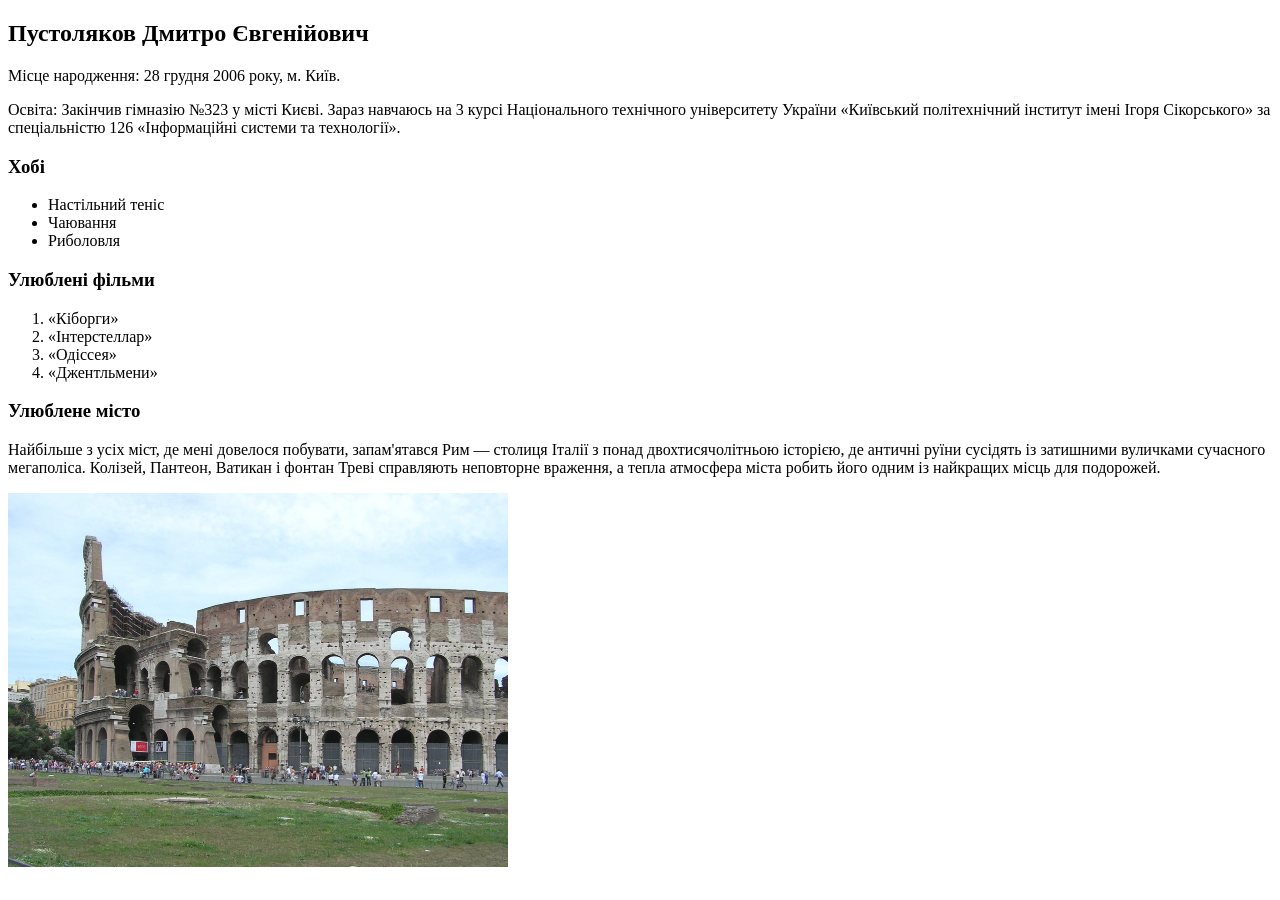
<file: Лаб1/index.html>
<!doctype html>
<html lang="uk">
  <head>
    <meta charset="UTF-8" />
    <meta
      name="keywords"
      content="Пустоляков, Дмитро, лабораторна робота, HTML5, КПІ, ІК-41"
    />
    <meta
      name="description"
      content="Особиста сторінка студента. Лабораторна робота №1 з курсу «Основи FE-технологій»."
    />
    <title>Пустоляков Д.Є., гр. ІК-41 — Лабораторна робота №1</title>
  </head>
  <body>
    <h2>Пустоляков Дмитро Євгенійович</h2>

    <p>Місце народження: 28 грудня 2006 року, м. Київ.</p>

    <p>
      Освіта: Закінчив гімназію №323 у місті Києві. Зараз навчаюсь на 3 курсі
      Національного технічного університету України «Київський політехнічний
      інститут імені Ігоря Сікорського» за спеціальністю 126 «Інформаційні
      системи та технології».
    </p>

    <h3>Хобі</h3>
    <ul>
      <li>Настільний теніс</li>
      <li>Чаювання</li>
      <li>Риболовля</li>
    </ul>

    <h3>Улюблені фільми</h3>
    <ol>
      <li>«Кіборги»</li>
      <li>«Інтерстеллар»</li>
      <li>«Одіссея»</li>
      <li>«Джентльмени»</li>
    </ol>

    <h3>Улюблене місто</h3>
    <p>
      Найбільше з усіх міст, де мені довелося побувати, запам'ятався Рим —
      столиця Італії з понад двохтисячолітньою історією, де античні руїни
      сусідять із затишними вуличками сучасного мегаполіса. Колізей, Пантеон,
      Ватикан і фонтан Треві справляють неповторне враження, а тепла атмосфера
      міста робить його одним із найкращих місць для подорожей.
    </p>

    <a href="https://www.turismoroma.it/">
      <img src="img/rome-colosseum.jpg" alt="Колізей у Римі" width="500" />
    </a>
  </body>
</html>
</file>
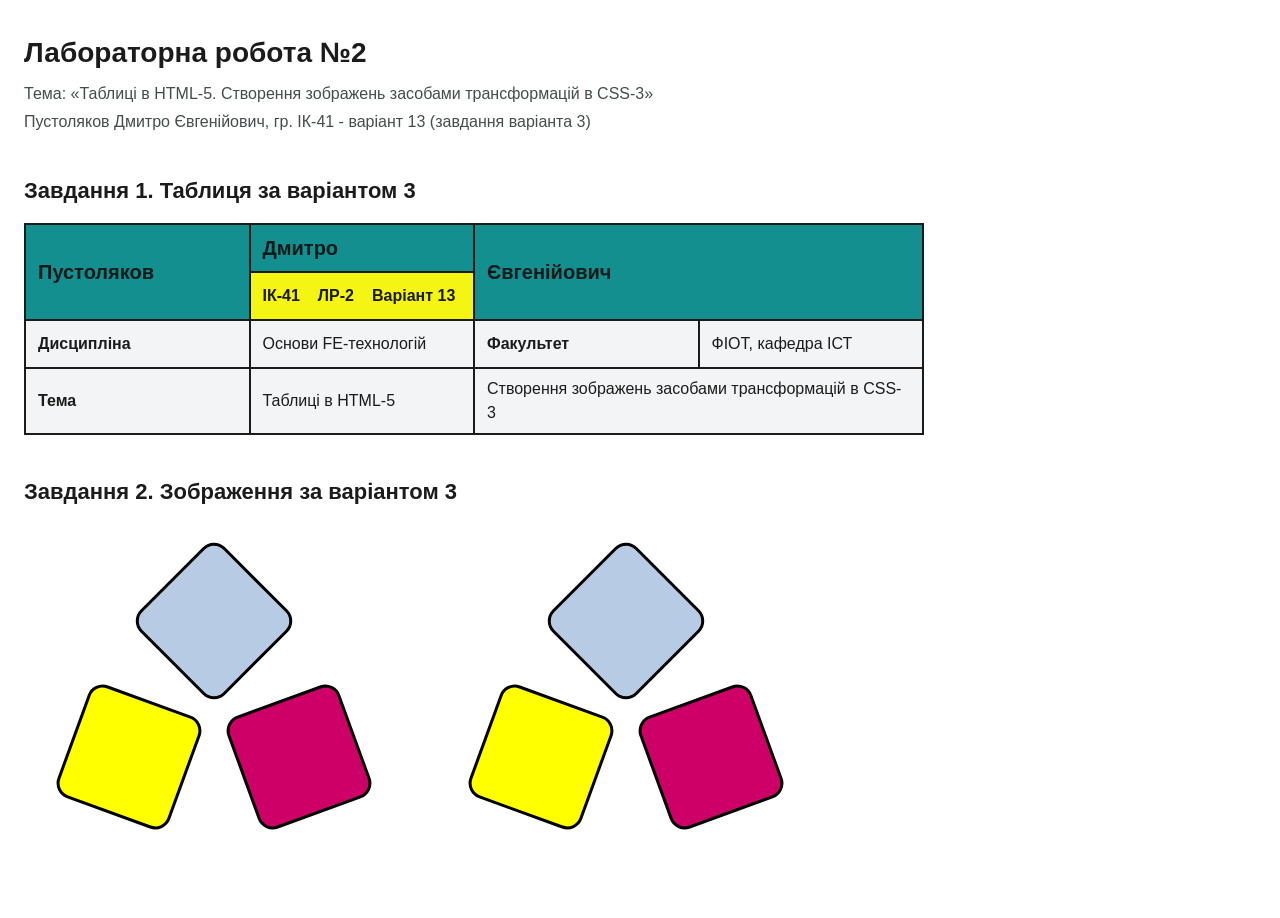
<file: Лаб2/index.html>
<!doctype html>
<html lang="uk">
  <head>
    <meta charset="UTF-8" />
    <meta name="viewport" content="width=device-width, initial-scale=1.0" />
    <meta
      name="keywords"
      content="Пустоляков, Дмитро, лабораторна робота, HTML5, CSS3, таблиці, transform, position, КПІ, ІК-41"
    />
    <meta
      name="description"
      content="Лабораторна робота №2 з курсу «Основи FE-технологій»: таблиця в HTML-5 та створення зображення засобами position і transform у CSS-3."
    />
    <title>Пустоляков Д.Є., гр. ІК-41 - Лабораторна робота №2</title>

    <style>
      .info-table {
        --row-1-bg: #138f8f;
        --row-1-ink: #041a1a;
        --row-2-bg: #f5f513;
        --row-2-ink: #1a1a00;

        width: 100%;
        max-width: 900px;
        border-collapse: collapse;
        table-layout: fixed;
      }

      .info-table td {
        height: 48px;
        padding: 8px 12px;
        border: 2px solid #1b1b1b;
        vertical-align: middle;
      }

      .info-table .row-1 {
        background-color: var(--row-1-bg);
        color: var(--row-1-ink);
        font-size: 20px;
        font-weight: 600;
        transition:
          background-color 0.25s ease,
          color 0.25s ease;
      }

      .info-table .row-2 {
        background-color: var(--row-2-bg);
        color: var(--row-2-ink);
        font-weight: 600;
        transition:
          background-color 0.25s ease,
          color 0.25s ease;
      }

      .info-table .row-1:hover {
        background-color: var(--row-2-bg);
        color: var(--row-2-ink);
      }

      .info-table .row-2:hover {
        background-color: var(--row-1-bg);
        color: var(--row-1-ink);
      }

      .info-table .row-plain {
        background-color: #f2f4f5;
        color: #1b1b1b;
      }

      .info-table .label {
        font-weight: 600;
      }

      .info-table .seq-list {
        display: flex;
        gap: 18px;
      }
    </style>

    <link rel="stylesheet" href="style.css" />
  </head>

  <body>
    <header class="page-head">
      <h1>Лабораторна робота №2</h1>
      <p class="subtitle">
        Тема: «Таблиці в HTML-5. Створення зображень засобами трансформацій в
        CSS-3»
      </p>
      <p class="subtitle">
        Пустоляков Дмитро Євгенійович, гр. ІК-41 - варіант 13 (завдання варіанта
        3)
      </p>
    </header>

    <main>
      <section>
        <h2>Завдання 1. Таблиця за варіантом 3</h2>

        <table class="info-table">
          <colgroup>
            <col />
            <col />
            <col />
            <col />
          </colgroup>
          <tbody>
            <tr class="row-1">
              <td rowspan="2">Пустоляков</td>
              <td>Дмитро</td>
              <td colspan="2" rowspan="2">Євгенійович</td>
            </tr>

            <tr class="row-2">
              <td>
                <div class="seq-list">
                  <span>ІК-41</span>
                  <span>ЛР-2</span>
                  <span>Варіант 13</span>
                </div>
              </td>
            </tr>

            <tr class="row-plain">
              <td class="label">Дисципліна</td>
              <td>Основи FE-технологій</td>
              <td class="label">Факультет</td>
              <td>ФІОТ, кафедра ІСТ</td>
            </tr>

            <tr class="row-plain">
              <td class="label">Тема</td>
              <td>Таблиці в HTML-5</td>
              <td colspan="2">
                Створення зображень засобами трансформацій в CSS-3
              </td>
            </tr>
          </tbody>
        </table>
      </section>

      <section>
        <h2>Завдання 2. Зображення за варіантом 3</h2>

        <div class="figures">
          <figure class="figure">
            <div class="art art--position">
              <div class="sq sq--blue"></div>
              <div class="sq sq--yellow"></div>
              <div class="sq sq--pink"></div>
            </div>
          </figure>

          <figure class="figure">
            <div class="art art--transform">
              <div class="sq sq--blue"></div>
              <div class="sq sq--yellow"></div>
              <div class="sq sq--pink"></div>
            </div>
          </figure>
        </div>
      </section>
    </main>
  </body>
</html>
</file>
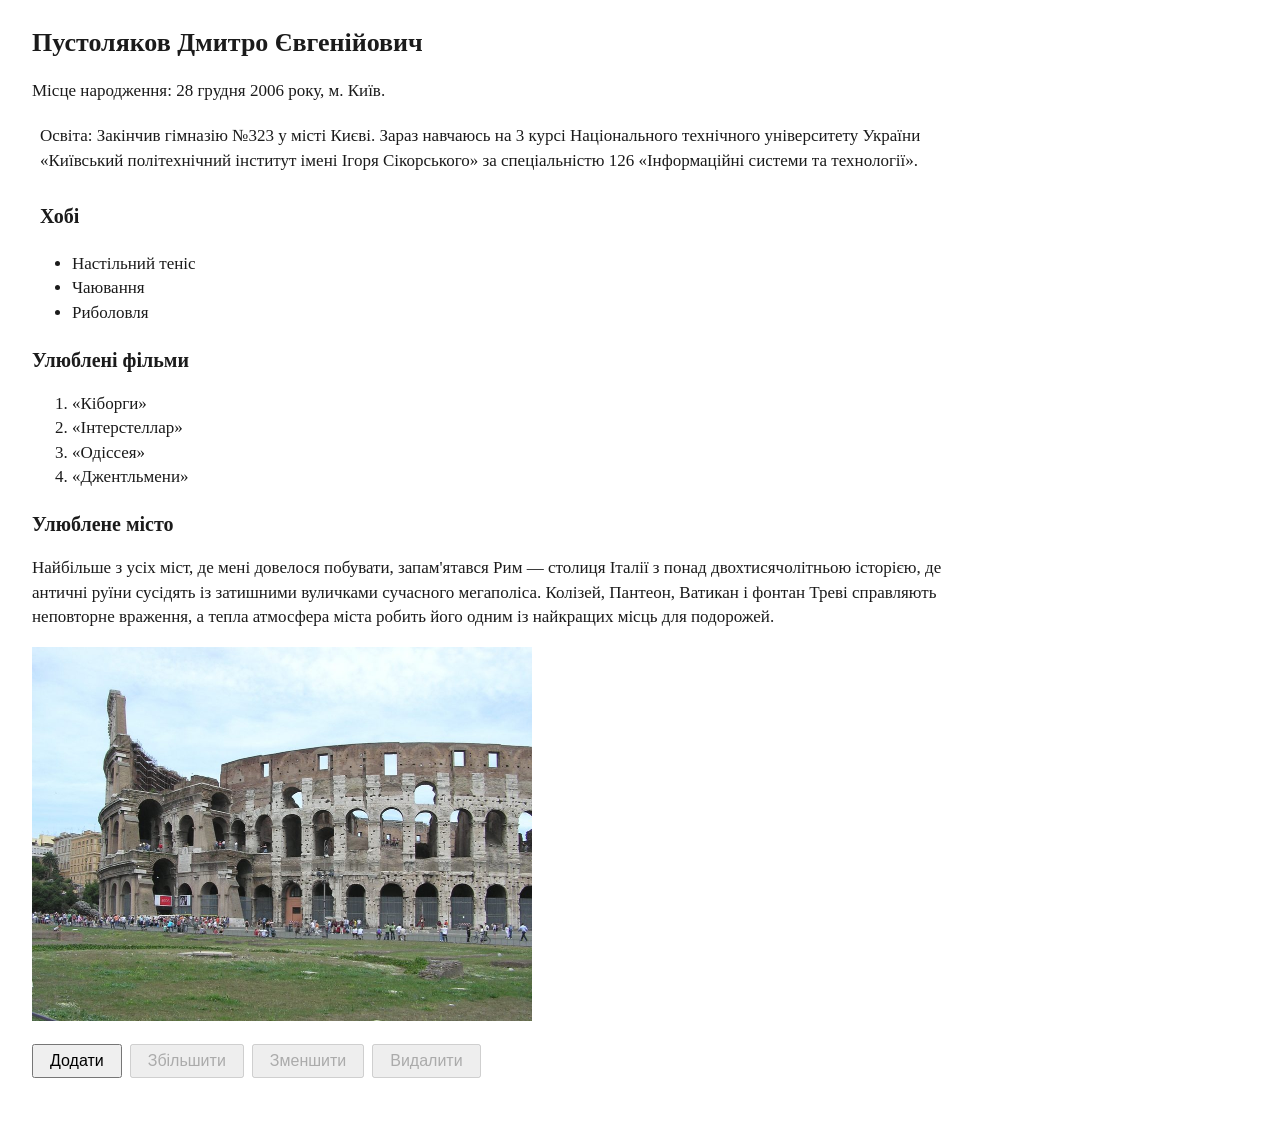
<file: Лаб4/index.html>
<!doctype html>
<html lang="uk">
  <head>
    <meta charset="UTF-8">
    <meta name="viewport" content="width=device-width, initial-scale=1.0">
    <meta
      name="keywords"
      content="Пустоляков, Дмитро, лабораторна робота, JavaScript, DOM, getElementById, querySelector, КПІ, ІК-41"
    >
    <meta
      name="description"
      content="Лабораторна робота №4 з курсу «Основи FE-технологій»: доступ до властивостей і методів обʼєктів DOM."
    >
    <title>Пустоляков Д.Є., гр. ІК-41 - Лабораторна робота №4</title>
    <link rel="stylesheet" href="style.css">
    <script src="script.js" defer></script>
  </head>
  <body>
    <h1>Пустоляков Дмитро Євгенійович</h1>

    <p>Місце народження: 28 грудня 2006 року, м. Київ.</p>

    <p id="education" class="clickable">
      Освіта: Закінчив гімназію №323 у місті Києві. Зараз навчаюсь на 3 курсі
      Національного технічного університету України «Київський політехнічний
      інститут імені Ігоря Сікорського» за спеціальністю 126 «Інформаційні
      системи та технології».
    </p>

    <h2 class="hobby-title clickable">Хобі</h2>
    <ul>
      <li>Настільний теніс</li>
      <li>Чаювання</li>
      <li>Риболовля</li>
    </ul>

    <h2>Улюблені фільми</h2>
    <ol>
      <li>«Кіборги»</li>
      <li>«Інтерстеллар»</li>
      <li>«Одіссея»</li>
      <li>«Джентльмени»</li>
    </ol>

    <h2>Улюблене місто</h2>
    <p>
      Найбільше з усіх міст, де мені довелося побувати, запам'ятався Рим —
      столиця Італії з понад двохтисячолітньою історією, де античні руїни
      сусідять із затишними вуличками сучасного мегаполіса. Колізей, Пантеон,
      Ватикан і фонтан Треві справляють неповторне враження, а тепла атмосфера
      міста робить його одним із найкращих місць для подорожей.
    </p>

    <a href="https://www.turismoroma.it/">
      <img src="img/rome-colosseum.jpg" alt="Колізей у Римі" width="500">
    </a>

    <div id="image-box" class="image-box"></div>

    <div class="controls">
      <button type="button" id="add-image">Додати</button>
      <button type="button" id="zoom-in" disabled>Збільшити</button>
      <button type="button" id="zoom-out" disabled>Зменшити</button>
      <button type="button" id="remove-image" disabled>Видалити</button>
    </div>
  </body>
</html>
</file>
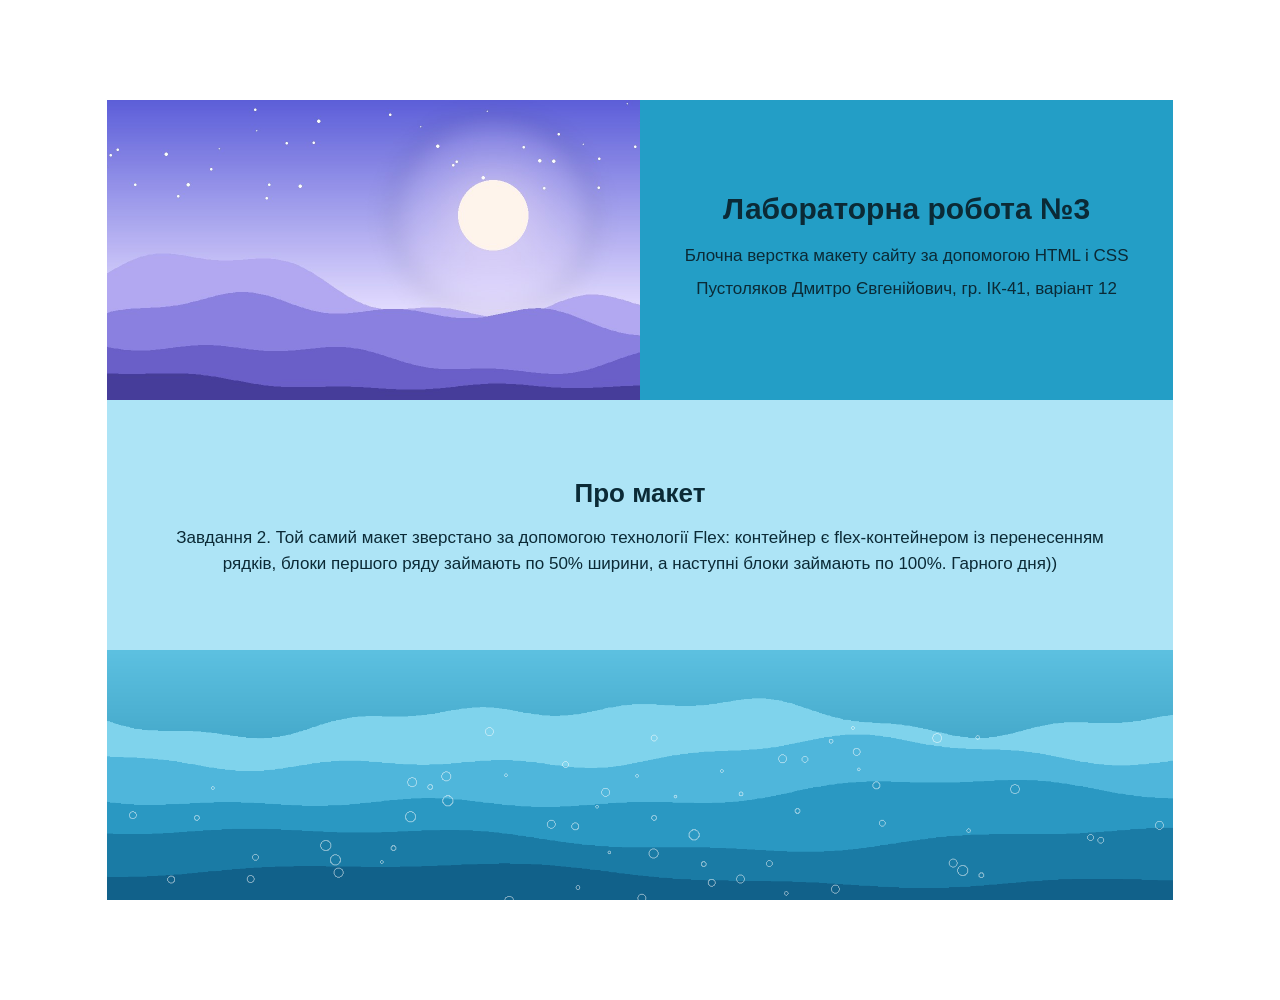
<file: Лаб3/flex/index.html>
<!doctype html>
<html lang="uk">
  <head>
    <meta charset="UTF-8" />
    <meta name="viewport" content="width=device-width, initial-scale=1.0" />
    <meta
      name="keywords"
      content="Пустоляков, Дмитро, лабораторна робота, HTML5, CSS3, блочна верстка, Flex, КПІ, ІК-41"
    />
    <meta
      name="description"
      content="Лабораторна робота №3 - блочна верстка макету сайту за допомогою технології Flex."
    />
    <title>Пустоляков Д.Є., гр. ІК-41 - Лабораторна робота №3 (Flex)</title>
    <link rel="stylesheet" href="style.css" />
  </head>

  <body>
    <div class="container">
      <div class="photo">
        <img src="../img/photo.jpg" alt="Гірський пейзаж " />
      </div>

      <header class="intro">
        <h1>Лабораторна робота №3</h1>
        <p>Блочна верстка макету сайту за допомогою HTML і CSS</p>
        <p>Пустоляков Дмитро Євгенійович, гр. ІК-41, варіант 12</p>
      </header>

      <main class="about">
        <h2>Про макет</h2>
        <p>
          Завдання 2. Той самий макет зверстано за допомогою технології Flex:
          контейнер є flex-контейнером із перенесенням рядків, блоки першого
          ряду займають по 50% ширини, а наступні блоки займають по 100%.
          Гарного дня))
        </p>
      </main>

      <div class="banner">
        <img src="../img/banner.png" alt="Декоративний банер" />
      </div>
    </div>
  </body>
</html>
</file>
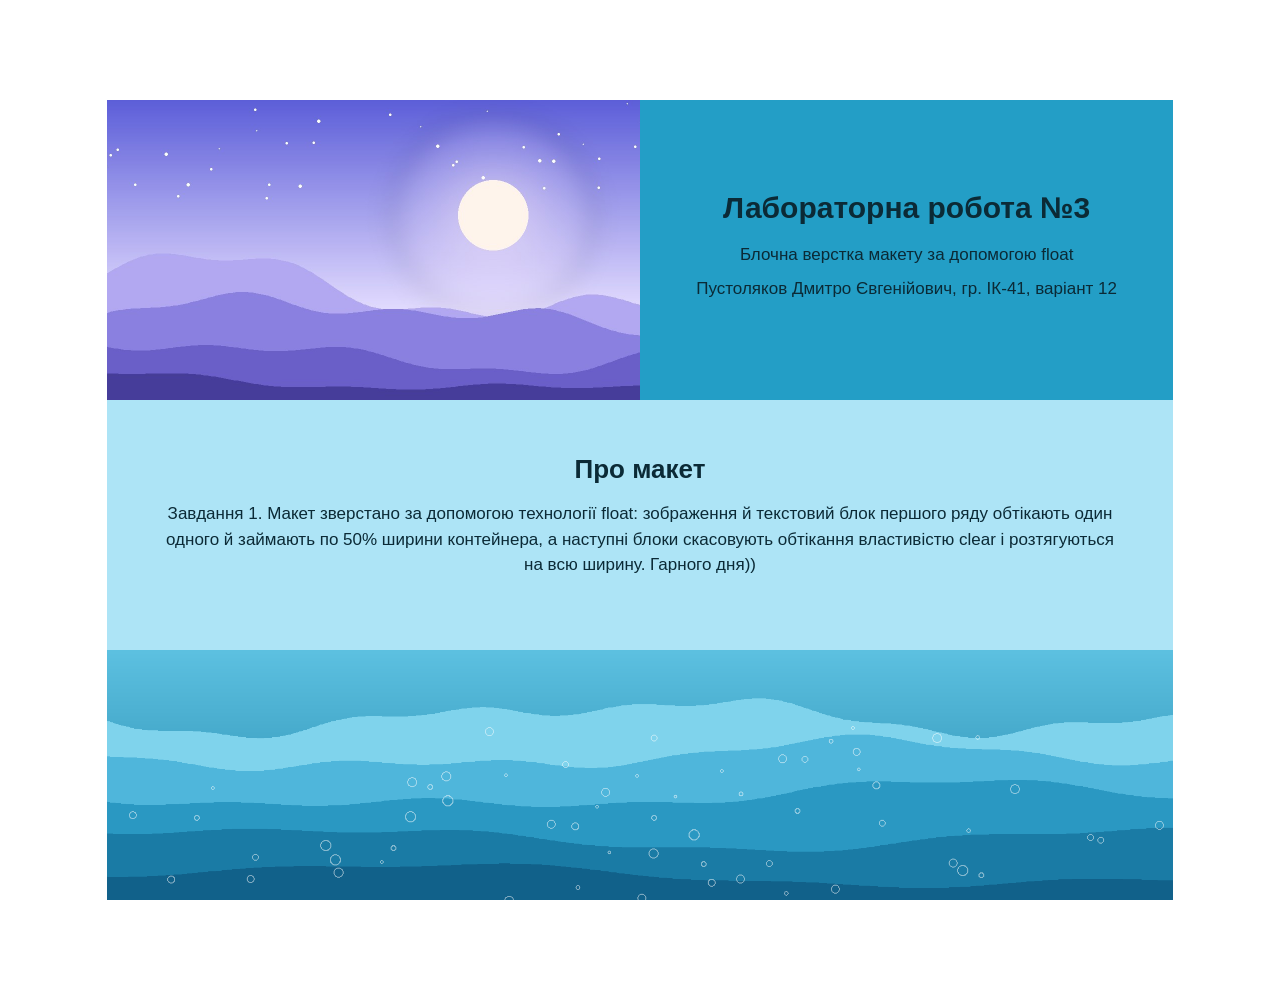
<file: Лаб3/float/index.html>
<!doctype html>
<html lang="uk">
  <head>
    <meta charset="UTF-8" />
    <meta name="viewport" content="width=device-width, initial-scale=1.0" />
    <meta
      name="keywords"
      content="Пустоляков, Дмитро, лабораторна робота, HTML5, CSS3, блочна верстка, float, КПІ, ІК-41"
    />
    <meta
      name="description"
      content="Лабораторна робота №3 - блочна верстка макету за допомогою технології float."
    />
    <title>Пустоляков Д.Є., гр. ІК-41 - Лабораторна робота №3 (float)</title>
    <link rel="stylesheet" href="style.css" />
  </head>

  <body>
    <div class="container">
      <div class="photo">
        <img src="../img/photo.jpg" alt="Гірський пейзаж" />
      </div>

      <header class="intro">
        <h1>Лабораторна робота №3</h1>
        <p>Блочна верстка макету за допомогою float</p>
        <p>Пустоляков Дмитро Євгенійович, гр. ІК-41, варіант 12</p>
      </header>

      <main class="about">
        <h2>Про макет</h2>
        <p>
          Завдання 1. Макет зверстано за допомогою технології float: зображення
          й текстовий блок першого ряду обтікають один одного й займають по 50%
          ширини контейнера, а наступні блоки скасовують обтікання властивістю
          clear і розтягуються на всю ширину. Гарного дня))
        </p>
      </main>

      <div class="banner">
        <img src="../img/banner.png" alt="Декоративний банер" />
      </div>
    </div>
  </body>
</html>
</file>
<file: Лаб2/style.css>
* {
  box-sizing: border-box;
}

body {
  margin: 0;
  padding: 32px 24px 64px;
  font-family: "Segoe UI", Tahoma, Verdana, sans-serif;
  color: #1b1b1b;
  background-color: #ffffff;
  line-height: 1.5;
}

.page-head h1 {
  margin: 0 0 8px;
  font-size: 28px;
}

.subtitle {
  margin: 0 0 4px;
  color: #444c4c;
}

main section {
  margin-top: 40px;
}

main h2 {
  font-size: 22px;
  margin: 0 0 16px;
}

.sq {
  width: 120px;
  height: 120px;
  border: 3px solid #000000;
  border-radius: 16px;
}

.sq--blue {
  background-color: #b7cce4;
}

.sq--yellow {
  background-color: #ffff00;
}

.sq--pink {
  background-color: #cc0066;
}

.art {
  width: 380px;
  height: 330px;
}

.art--position {
  position: relative;
}

.art--position .sq {
  position: absolute;
}

.art--position .sq--blue {
  left: 130px;
  top: 37px;
  transform: rotate(45deg);
}

.art--position .sq--yellow {
  left: 45px;
  top: 173px;
  transform: rotate(20deg);
}

.art--position .sq--pink {
  left: 215px;
  top: 173px;
  transform: rotate(-20deg);
}

.art--transform {
  display: grid;
  place-items: center;
}

.art--transform .sq {
  grid-area: 1 / 1;
}

.art--transform .sq--blue {
  transform: translate(0, -68px) rotate(45deg);
}

.art--transform .sq--yellow {
  transform: translate(-85px, 68px) rotate(20deg);
}

.art--transform .sq--pink {
  transform: translate(85px, 68px) rotate(-20deg);
}

.figures {
  display: flex;
  flex-wrap: wrap;
  gap: 32px;
}

.figure {
  margin: 0;
}

.figure figcaption {
  margin-top: 8px;
  font-size: 15px;
  color: #444c4c;
  text-align: center;
  max-width: 380px;
}
</file>
<file: Лаб4/style.css>
body {
  max-width: 960px;
  margin: 0;
  padding: 24px 32px 48px;
  font-family: "Times New Roman", Times, serif;
  font-size: 17px;
  line-height: 1.45;
  color: #1b1b1b;
  background-color: #ffffff;
}

h1 {
  margin: 0 0 16px;
  font-size: 26px;
}

h2 {
  margin: 20px 0 12px;
  font-size: 20px;
}

img {
  max-width: 100%;
}

.clickable {
  padding: 4px 8px;
  cursor: pointer;
  transition:
    background-color 0.2s ease,
    color 0.2s ease;
}

.image-box img {
  display: block;
  margin-top: 16px;
}

.controls {
  display: flex;
  flex-wrap: wrap;
  gap: 8px;
  margin-top: 16px;
}

.controls button {
  padding: 6px 16px;
  font-family: Arial, sans-serif;
  font-size: 16px;
  cursor: pointer;
}
</file>
<file: Лаб3/flex/style.css>
* {
  box-sizing: border-box;
}

body {
  margin: 0;
  background-color: #ffffff;
  color: #0b2a36;
  font-family: "Segoe UI", Arial, sans-serif;
  font-size: 16px;
  line-height: 1.5;
}

.container {
  display: flex;
  flex-wrap: wrap;
  width: 83.33%;
  margin: 100px auto;
}

.photo img,
.banner img {
  display: block;
  width: 100%;
  height: 100%;
  object-fit: cover;
}

.photo {
  flex: 0 0 50%;
  height: 300px;
  background-color: #9191fb;
}

.intro {
  display: flex;
  flex: 0 0 50%;
  flex-direction: column;
  justify-content: center;
  height: 300px;
  padding: 0 32px;
  overflow: auto;
  background-color: #239ec6;
  text-align: center;
}

.intro h1 {
  margin: 0 0 16px;
  font-size: 30px;
  line-height: 1.2;
}

.intro p {
  margin: 0 0 8px;
  font-size: 17px;
}

.about {
  display: flex;
  flex: 0 0 100%;
  flex-direction: column;
  justify-content: center;
  height: 250px;
  padding: 0 48px;
  overflow: auto;
  background-color: #ade4f6;
  text-align: center;
}

.about h2 {
  margin: 0 0 12px;
  font-size: 26px;
}

.about p {
  margin: 0;
  font-size: 17px;
}

.banner {
  flex: 0 0 100%;
  height: 250px;
  background-color: #239ec6;
}
</file>
<file: Лаб3/float/style.css>
* {
  box-sizing: border-box;
}

body {
  margin: 0;
  background-color: #ffffff;
  color: #0b2a36;
  font-family: "Segoe UI", Arial, sans-serif;
  font-size: 16px;
  line-height: 1.5;
}

.container {
  width: 83.33%;
  margin: 100px auto;
}

.photo img,
.banner img {
  display: block;
  width: 100%;
  height: 100%;
  object-fit: cover;
}

.photo {
  float: left;
  width: 50%;
  height: 300px;
  background-color: #9191fb;
}

.intro {
  float: left;
  width: 50%;
  height: 300px;
  padding: 90px 32px 0;
  overflow: auto;
  background-color: #239ec6;
  text-align: center;
}

.intro h1 {
  margin: 0 0 16px;
  font-size: 30px;
  line-height: 1.2;
}

.intro p {
  margin: 0 0 8px;
  font-size: 17px;
}

.about {
  clear: both;
  height: 250px;
  padding: 50px 48px 0;
  overflow: auto;
  background-color: #ade4f6;
  text-align: center;
}

.about h2 {
  margin: 0 0 12px;
  font-size: 26px;
}

.about p {
  margin: 0;
  font-size: 17px;
}

.banner {
  clear: both;
  height: 250px;
  background-color: #239ec6;
}
</file>
